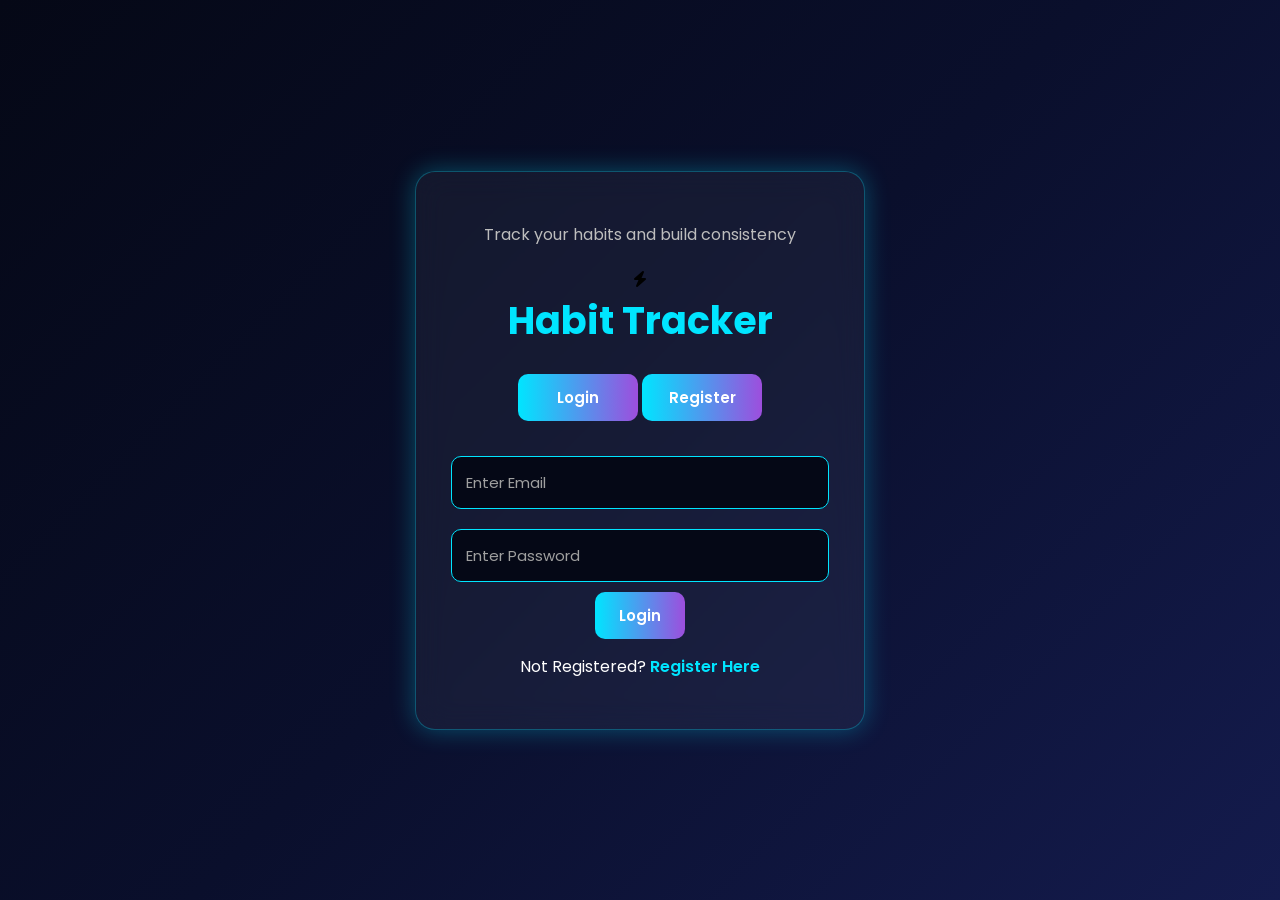
<file: Frontend/index.html>
<!DOCTYPE html>
<html>
<head>
    <title>Habit Tracker</title>
    <link rel="stylesheet" href="style.css">
    <link rel="stylesheet" href="https://cdnjs.cloudflare.com/ajax/libs/font-awesome/6.4.0/css/all.min.css">
</head>
<body>

    <div class="container">

        <p style="color:#bdbdbd;margin-bottom:20px;">
      Track your habits and build consistency
    </p>
    <i class="fas fa-bolt"></i>
    <h1>Habit Tracker</h1>

    <div class="buttons">
        <button onclick="showLogin()">Login</button>
        <button onclick="showRegister()">Register</button>
    </div>

    <!-- Login Form -->
    <div id="loginForm">

        <input type="email"
               id="loginEmail"
               placeholder="Enter Email">

        <input type="password"
               id="loginPassword"
               placeholder="Enter Password">

        <button onclick="loginUser()">
            Login
        </button>

        <p>
            Not Registered?
            <a href="#" onclick="showRegister()">Register Here</a>
        </p>

        <p id="loginMessage"></p>

    </div>

    <!-- Register Form -->
    <div id="registerForm">

        <input type="text"
               id="name"
               placeholder="Enter Name">

        <input type="email"
               id="registerEmail"
               placeholder="Enter Email">

        <input type="password"
               id="registerPassword"
               placeholder="Enter Password">

        <button onclick="registerUser()">
            Register
        </button>

        <p>
            Already have an account?
            <a href="#" onclick="showLogin()">Login Here</a>
        </p>

        <p id="registerMessage"></p>

    </div>

</div>

<script src="script.js"></script>

</body>
</html>
</file>
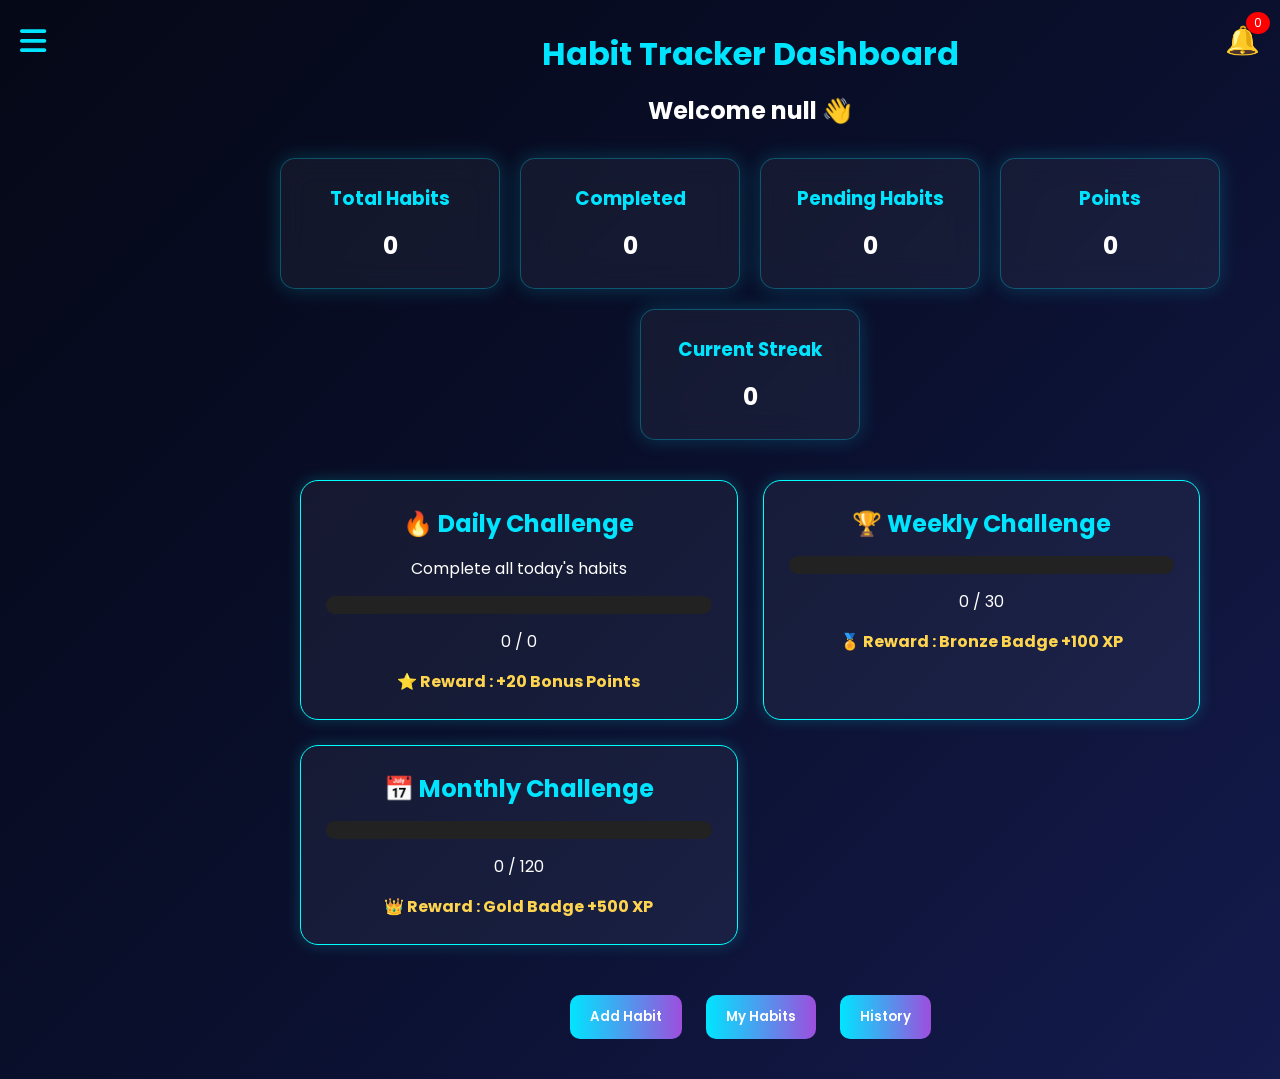
<file: Frontend/dashboard.html>
<!DOCTYPE html>
<html>
<head>
    <title>Dashboard</title>
    <link rel="stylesheet" href="dashboard.css">
    <link rel="stylesheet" href="https://cdnjs.cloudflare.com/ajax/libs/font-awesome/6.4.0/css/all.min.css">
</head>
<body>

    <div class="menu-btn" onclick="toggleMenu()">
        <i class="fas fa-bars"></i>
</div>  <div class="notification-icon"
     onclick="toggleNotifications()">

    🔔

    <span id="notificationCount">
        0
    </span>

</div>

<div id="notificationPanel"
     class="notification-panel">
</div>


<div id="sidebar" class="sidebar">
    <a href="dashboard.html">🏠 Dashboard</a>
    <a href="addhabit.html">➕ Add Habit</a>
    <a href="myhabits.html">📋 My Habits</a>
    <a href="history.html">📅 History</a>
    <a href="statistics.html">📊 Statistics</a>
    <a href="badges.html">🏆 Badges</a>
    <a href="profile.html">👤 Profile</a>
    <a href="#" onclick="logoutUser()">🚪 Logout</a>
</div>

<div class="dashboard">

    <h1>Habit Tracker Dashboard</h1>
<h2 id="welcomeUser">

</h2>

    <div id="heroCard"></div>


    <div class="stats">

        <div class="card">
            <h3>Total Habits</h3>
            <p id="totalHabits">0</p>
        </div>

        <div class="card">
            <h3>Completed</h3>
            <p id="completedHabits">0</p>
        </div>

        <div class="card">
            <h3>Pending Habits</h3>
            <p id="pendingHabits">0</p>
        </div>

        <div class="card">
            <h3>Points</h3>
            <p id="pointsToday">0</p>
        </div>

        <div class="card">
    <h3>Current Streak</h3>
    <p id="currentStreak">0</p>

     </div>

    </div>

    <div class="challenge-container">

    <div class="challenge-card">

        <h2>🔥 Daily Challenge</h2>

        <p id="dailyTarget">
            Complete all today's habits
        </p>

        <div class="challenge-progress">

            <div id="dailyFill"
                 class="challenge-fill">
            </div>

        </div>

        <p id="dailyCount">
            0 / 0
        </p>

        <p class="reward">
            ⭐ Reward : +20 Bonus Points
        </p>

    </div>

    <div class="challenge-card">

        <h2>🏆 Weekly Challenge</h2>

        <p id="weeklyTarget"></p>

        <div class="challenge-progress">

            <div id="weeklyFill"
                 class="challenge-fill">
            </div>

        </div>

        <p id="weeklyCount">
            0 / 30
        </p>

        <p class="reward">
            🏅 Reward : Bronze Badge +100 XP
        </p>

    </div>

    <div class="challenge-card">

        <h2>📅 Monthly Challenge</h2>

        <p id="monthlyTarget"></p>

        <div class="challenge-progress">

            <div id="monthlyFill"
                 class="challenge-fill">
            </div>

        </div>

        <p id="monthlyCount">
            0 / 120
        </p>

        <p class="reward">
            👑 Reward : Gold Badge +500 XP
        </p>

    </div>

</div>

    <div class="actions">
        <button onclick="location.href='addhabit.html'">Add Habit</button>

        <button onClick="location.href='myhabits.html'">My Habits</button>
        <button onclick="location.href='history.html'">History</button>
          </div>
</div>

<script src="dashboard.js"></script>

</body>
</html>
</file>
<file: Frontend/style.css>
/*body{
    margin:0;
    font-family:Arial;
    background:linear-gradient(
        135deg,
        #4facfe,
        #00f2fe
    );
    height:100vh;
    display:flex;
    justify-content:center;
    align-items:center;
}

.container{
    background:white;
    width:400px;
    padding:30px;
    border-radius:15px;
    text-align:center;
    box-shadow:0px 0px 15px gray;
}

h1{
    color:#333;
}

input{
    width:90%;
    padding:12px;
    margin:10px 0;
    border-radius:8px;
    border:1px solid #ccc;
}

button{
    padding:10px 20px;
    margin:5px;
    cursor:pointer;
    border-radius:5px;
    border:1px solid #4facfe;
}

button:hover{
    background:#4facfe;
    color:white;
}

#registerForm{
    display:none;
}*/

@import url('https://fonts.googleapis.com/css2?family=Poppins:wght@300;400;500;600;700&display=swap');

*{
    margin:0;
    padding:0;
    box-sizing:border-box;
    font-family:'Poppins',sans-serif;
}

body{
    min-height:100vh;
    display:flex;
    justify-content:center;
    align-items:center;
    background:
    linear-gradient(
    135deg,
    #050816,
    #0a0f2c,
    #141b4d
    );
}

.container{
    width:450px;
    padding:35px;
    border-radius:20px;

    background:rgba(255,255,255,0.05);

    backdrop-filter:blur(15px);

    border:1px solid rgba(0,229,255,0.3);

    box-shadow:
    0 0 25px rgba(0,229,255,0.3);

    text-align:center;
}

h1{
    color:#00e5ff;
    font-size:38px;
    margin-bottom:25px;
    font-weight:700;
}

.buttons{
    margin-bottom:25px;
}

.buttons button{
    width:120px;
}

input{
    width:100%;
    padding:14px;
    margin:10px 0;

    border-radius:10px;

    border:1px solid #00e5ff;

    background:#050816;

    color:white;

    font-size:15px;

    outline:none;
}

input::placeholder{
    color:#a0a0a0;
}

button{
    padding:12px 24px;

    border:none;

    border-radius:10px;

    cursor:pointer;

    background:
    linear-gradient(
    90deg,
    #00e5ff,
    #9d4edd
    );

    color:white;

    font-size:15px;

    font-weight:600;

    transition:0.3s;
}

button:hover{
    transform:translateY(-2px);

    box-shadow:
    0 0 15px #00e5ff;
}

p{
    margin-top:15px;
    color:white;
}

a{
    color:#00e5ff;
    text-decoration:none;
    font-weight:600;
}

a:hover{
    color:#9d4edd;
}

#loginMessage,
#registerMessage{
    margin-top:15px;
    font-weight:bold;
    color:#00ff88;
}

#registerForm{
    display:none;
}
</file>
<file: Frontend/dashboard.css>
/*body{
    font-family:Arial;
    background:#f4f4f4;
    margin:0;
}

.dashboard{
    padding:30px;
    text-align:center;
}

.stats{
    display:flex;
    justify-content:center;
    gap:20px;
    margin-top:30px;
}

.card{
    background:white;
    width:180px;
    padding:20px;
    border-radius:10px;
    box-shadow:0px 0px 10px lightgray;
}

.actions{
    margin-top:30px;
}

button{
    padding:10px 20px;
    margin:10px;
    border-radius:5px;
    border:1px solid #4facfe;
}
button:hover{
    background:#4facfe;
    color:white;
}

.logout-btn
{
    position:absolute;
    top:20px;
    right:20px;
}*/

@import url('https://fonts.googleapis.com/css2?family=Poppins:wght@300;400;500;600;700&display=swap');

*{
    margin:0;
    padding:0;
    box-sizing:border-box;
    font-family:'Poppins',sans-serif;
}

body{
    min-height:100vh;
    background:linear-gradient(
    135deg,
    #050816,
    #0a0f2c,
    #141b4d
    );
    color:white;
}

.dashboard{
    padding:30px;
    text-align:center;
}

h1{
    color:#00e5ff;
    margin-bottom:15px;
}

h2{
    color:white;
    margin-bottom:30px;
}

.stats{
    display:flex;
    justify-content:center;
    flex-wrap:wrap;
    gap:20px;
}

.card{
    width:220px;
    padding:25px;

    background:rgba(255,255,255,0.05);

    backdrop-filter:blur(15px);

    border:1px solid rgba(0,229,255,0.3);

    border-radius:15px;

    box-shadow:
    0 0 20px rgba(0,229,255,0.2);
}

.card h3{
    color:#00e5ff;
}

.card p{
    margin-top:15px;
    font-size:24px;
    font-weight:bold;
}

.actions{
    margin-top:40px;
}

button{
    padding:12px 20px;
    margin:10px;

    border:none;

    border-radius:10px;

    background:linear-gradient(
    90deg,
    #00e5ff,
    #9d4edd
    );

    color:white;

    cursor:pointer;

    font-weight:600;
}

button:hover{
    box-shadow:0 0 15px #00e5ff;
}

.logout-btn{
    position:absolute;
    top:20px;
    right:20px;
}

.sidebar{
    position:fixed;
    left:0;
    top:0;

    width:220px;
    height:100%;

    background:#081126;

    padding:20px;

    border-right:1px solid #00e5ff;
}

.sidebar h2{
    color:#00e5ff;
    margin-bottom:30px;
}

.sidebar a{
    display:block;
    text-decoration:none;

    color:white;

    padding:12px;

    margin:10px 0;

    border-radius:8px;
}

.sidebar a:hover{
    background:#00e5ff;
    color:black;
}

.dashboard{
    margin-left:220px;
    padding:30px;
    text-align:center;
}

.menu-btn{
    position:fixed;
    top:20px;
    left:20px;

    font-size:30px;
    color:#00e5ff;

    cursor:pointer;
    z-index:1000;
}

.sidebar{
    position:fixed;
    left:-250px;
    top:0;

    width:250px;
    height:100%;

    background:#081126;

    transition:0.4s;

    padding-top:70px;

    border-right:1px solid #00e5ff;

    z-index:999;
}

.sidebar.active{
    left:0;
}

.sidebar a{
    display:block;

    color:white;

    text-decoration:none;

    padding:15px 20px;
}

.sidebar a:hover{
    background:#00e5ff;
    color:black;
}

.hero-card
{
    width:40%;

    margin:10px auto;

    padding:15px;

    border-radius:20px;

    text-align:center;

    /* background:linear-gradient(
    135deg,
    #ff6b00,
    #ff9500
    );

    color:white;

    box-shadow:
    0 0 25px rgba(
    255,
    149,
    0,
    0.5
    ); */

    /* border-radius:20px;

    background:rgba(255,255,255,0.05);

    backdrop-filter:blur(15px);

    border:1px solid rgba(0,229,255,0.4);

    box-shadow:
    0 0 20px rgba(0,229,255,0.25);

    color:white; */

    /* background:linear-gradient(
    135deg,
    #141b4d,
    #1d2b64,
    #2a3b8f
    );

    border:1px solid #00e5ff;

    box-shadow:
    0 0 25px rgba(
    0,
    229,
    255,
    0.3
    ); */

     background:linear-gradient(
    135deg,
    #141b4d,
    #0f3460
    );

    border-left:6px solid #00e5ff;

    box-shadow:
    0 0 20px rgba(
    0,
    229,
    255,
    0.25
    );
}

.hero-card h2
{
    margin-bottom:15px;
}

.hero-subtitle
{
    margin-bottom:20px;
    font-size:16px;
}

.hero-card p
{
    margin:10px;
    font-size:18px;
}

.hero-stats
{
    display:flex;

    justify-content:center;

    gap:25px;

    margin:20px 0;

    font-size:18px;

    font-weight:bold;
}

.hero-card button
{
    margin-top:15px;

    padding:12px 25px;

    border:none;

    border-radius:10px;

    cursor:pointer;

    background:white;

    color:#ff6b00;

    font-weight:bold;
}

.notification-icon
{
    position:fixed;

    top:20px;
    right:20px;

    font-size:28px;

    cursor:pointer;

    color:#00e5ff;
}

#notificationCount
{
    background:red;

    color:white;

    border-radius:50%;

    padding:2px 8px;

    font-size:12px;

    position:absolute;

    top:-8px;
    right:-10px;
}

.notification-panel
{
    display:none;

    position:fixed;

    top:60px;
    right:20px;

    width:300px;

    background:#081126;

    border:1px solid #00e5ff;

    border-radius:15px;

    padding:15px;

    z-index:1000;
    backdrop-filter:blur(15px);

box-shadow:
0 0 20px rgba(
0,
229,
255,
0.2
);

}

.notification-panel.active
{
    display:block;
}

.notification-item
{
    padding:10px;

    border-bottom:
    1px solid rgba(
    255,
    255,
    255,
    0.1
    );
}

.notification-item:hover
{
background:
rgba(
0,
229,
255,
0.1
);
border-radius:8px;

}

.challenge-container{

    width:90%;
    margin:40px auto;

    display:grid;

    grid-template-columns:
    repeat(auto-fit,minmax(300px,1fr));

    gap:25px;

}

.challenge-card{

    background:rgba(255,255,255,.05);

    border:1px solid cyan;

    border-radius:18px;

    padding:25px;

    box-shadow:0 0 15px rgba(0,255,255,.2);

}

.challenge-card h2{

    color:#00e5ff;

    margin-bottom:15px;

}

.challenge-progress{

    width:100%;

    height:18px;

    background:#222;

    border-radius:20px;

    overflow:hidden;

    margin:15px 0;

}

.challenge-fill{

    width:0%;

    height:100%;

    background:linear-gradient(
    90deg,
    #00e5ff,
    #00ff88);

    transition:.5s;

}

.reward{

    margin-top:15px;

    color:#ffd54f;

    font-weight:bold;

}

.sidebar{

    position:fixed;

    top:0;

    left:-250px;

    width:250px;

    height:100%;

    background:#081126;

    transition:0.4s;

    z-index:999;
}

.sidebar.active{

    left:0;
}
</file>
